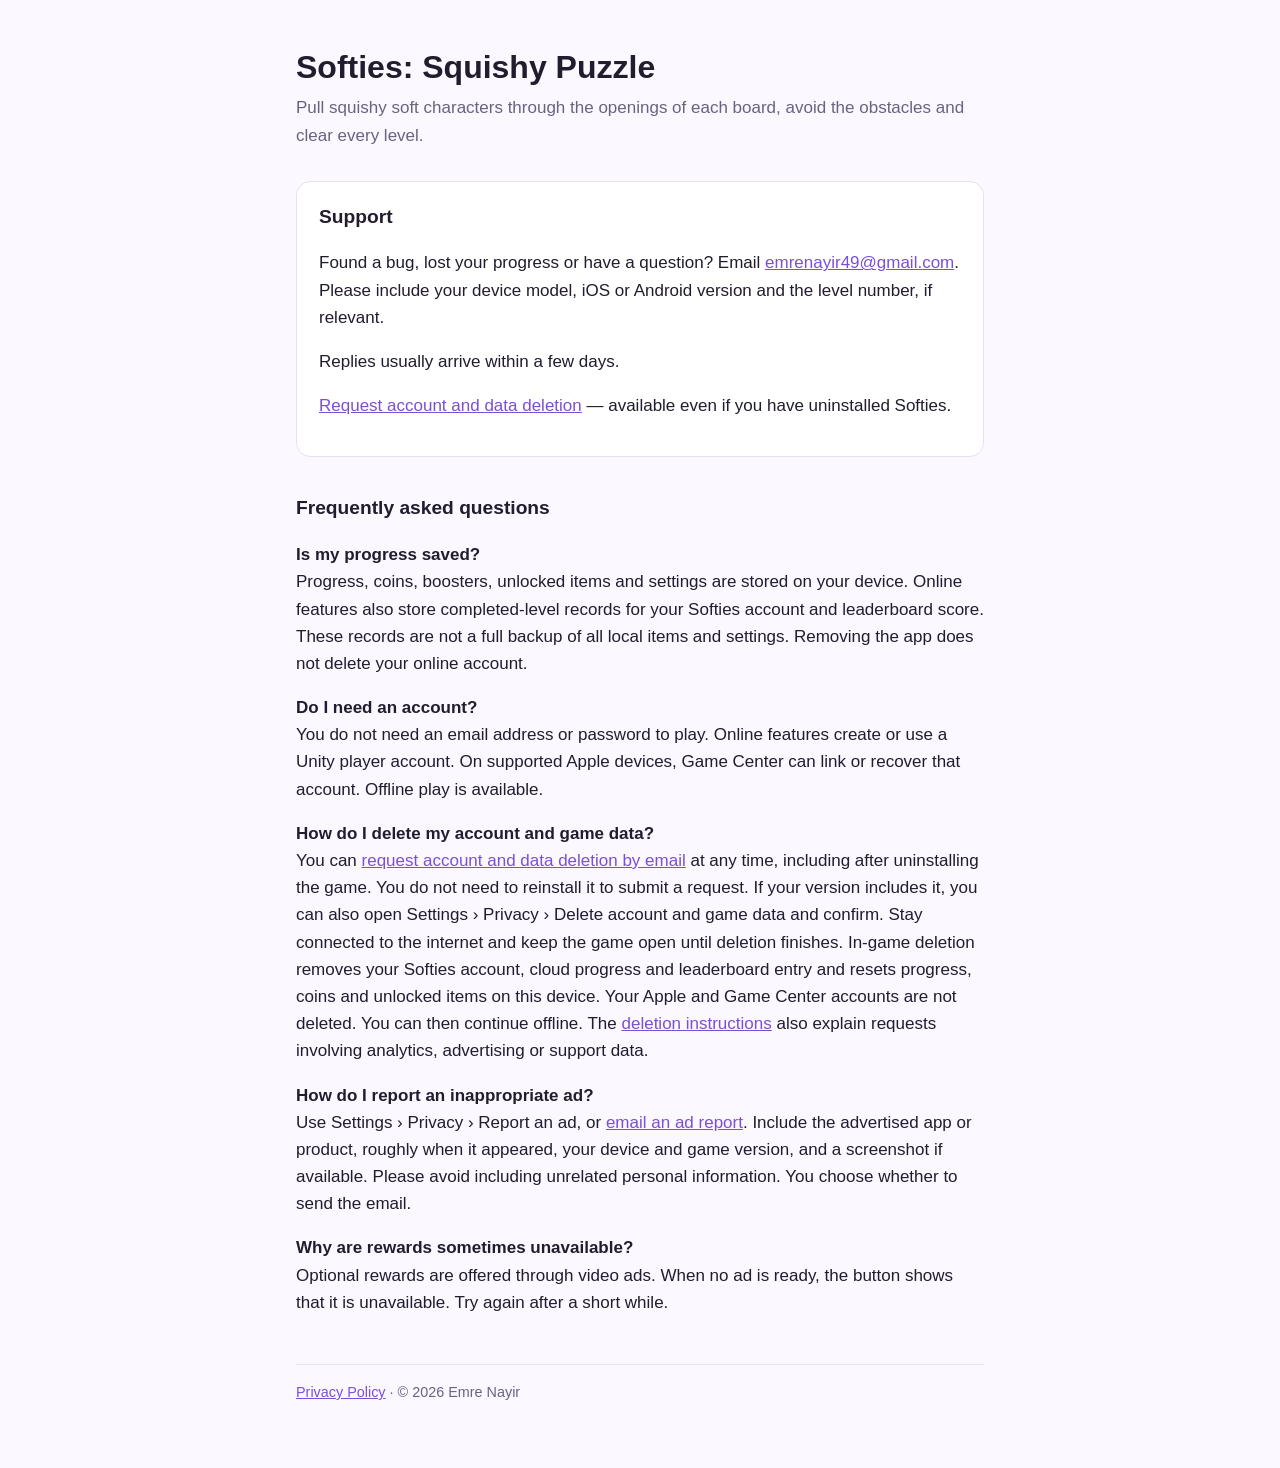
<file: softies/index.html>
<!doctype html>
<html lang="en">
<head>
  <meta charset="utf-8">
  <meta name="viewport" content="width=device-width, initial-scale=1">
  <title>Softies Support</title>
  <link rel="stylesheet" href="style.css">
</head>
<body>
  <main>
    <h1>Softies: Squishy Puzzle</h1>
    <p class="lead">Pull squishy soft characters through the openings of each board, avoid the obstacles and clear every level.</p>

    <div class="card">
      <h2 style="margin-top:0">Support</h2>
      <p>Found a bug, lost your progress or have a question? Email <a href="mailto:emrenayir49@gmail.com">emrenayir49@gmail.com</a>. Please include your device model, iOS or Android version and the level number, if relevant.</p>
      <p>Replies usually arrive within a few days.</p>
      <p><a href="privacy.html#delete-account">Request account and data deletion</a> — available even if you have uninstalled Softies.</p>
    </div>

    <h2>Frequently asked questions</h2>
    <p><strong>Is my progress saved?</strong><br>
    Progress, coins, boosters, unlocked items and settings are stored on your device. Online features also store completed-level records for your Softies account and leaderboard score. These records are not a full backup of all local items and settings. Removing the app does not delete your online account.</p>
    <p><strong>Do I need an account?</strong><br>
    You do not need an email address or password to play. Online features create or use a Unity player account. On supported Apple devices, Game Center can link or recover that account. Offline play is available.</p>
    <p><strong>How do I delete my account and game data?</strong><br>
    You can <a href="privacy.html#delete-account">request account and data deletion by email</a> at any time, including after uninstalling the game. You do not need to reinstall it to submit a request. If your version includes it, you can also open Settings › Privacy › Delete account and game data and confirm. Stay connected to the internet and keep the game open until deletion finishes. In-game deletion removes your Softies account, cloud progress and leaderboard entry and resets progress, coins and unlocked items on this device. Your Apple and Game Center accounts are not deleted. You can then continue offline. The <a href="privacy.html#delete-account">deletion instructions</a> also explain requests involving analytics, advertising or support data.</p>
    <p><strong>How do I report an inappropriate ad?</strong><br>
    Use Settings › Privacy › Report an ad, or <a href="mailto:emrenayir49@gmail.com?subject=Softies%20ad%20report">email an ad report</a>. Include the advertised app or product, roughly when it appeared, your device and game version, and a screenshot if available. Please avoid including unrelated personal information. You choose whether to send the email.</p>
    <p><strong>Why are rewards sometimes unavailable?</strong><br>
    Optional rewards are offered through video ads. When no ad is ready, the button shows that it is unavailable. Try again after a short while.</p>

    <footer>
      <a href="privacy.html">Privacy Policy</a> · © 2026 Emre Nayir
    </footer>
  </main>
</body>
</html>
</file>
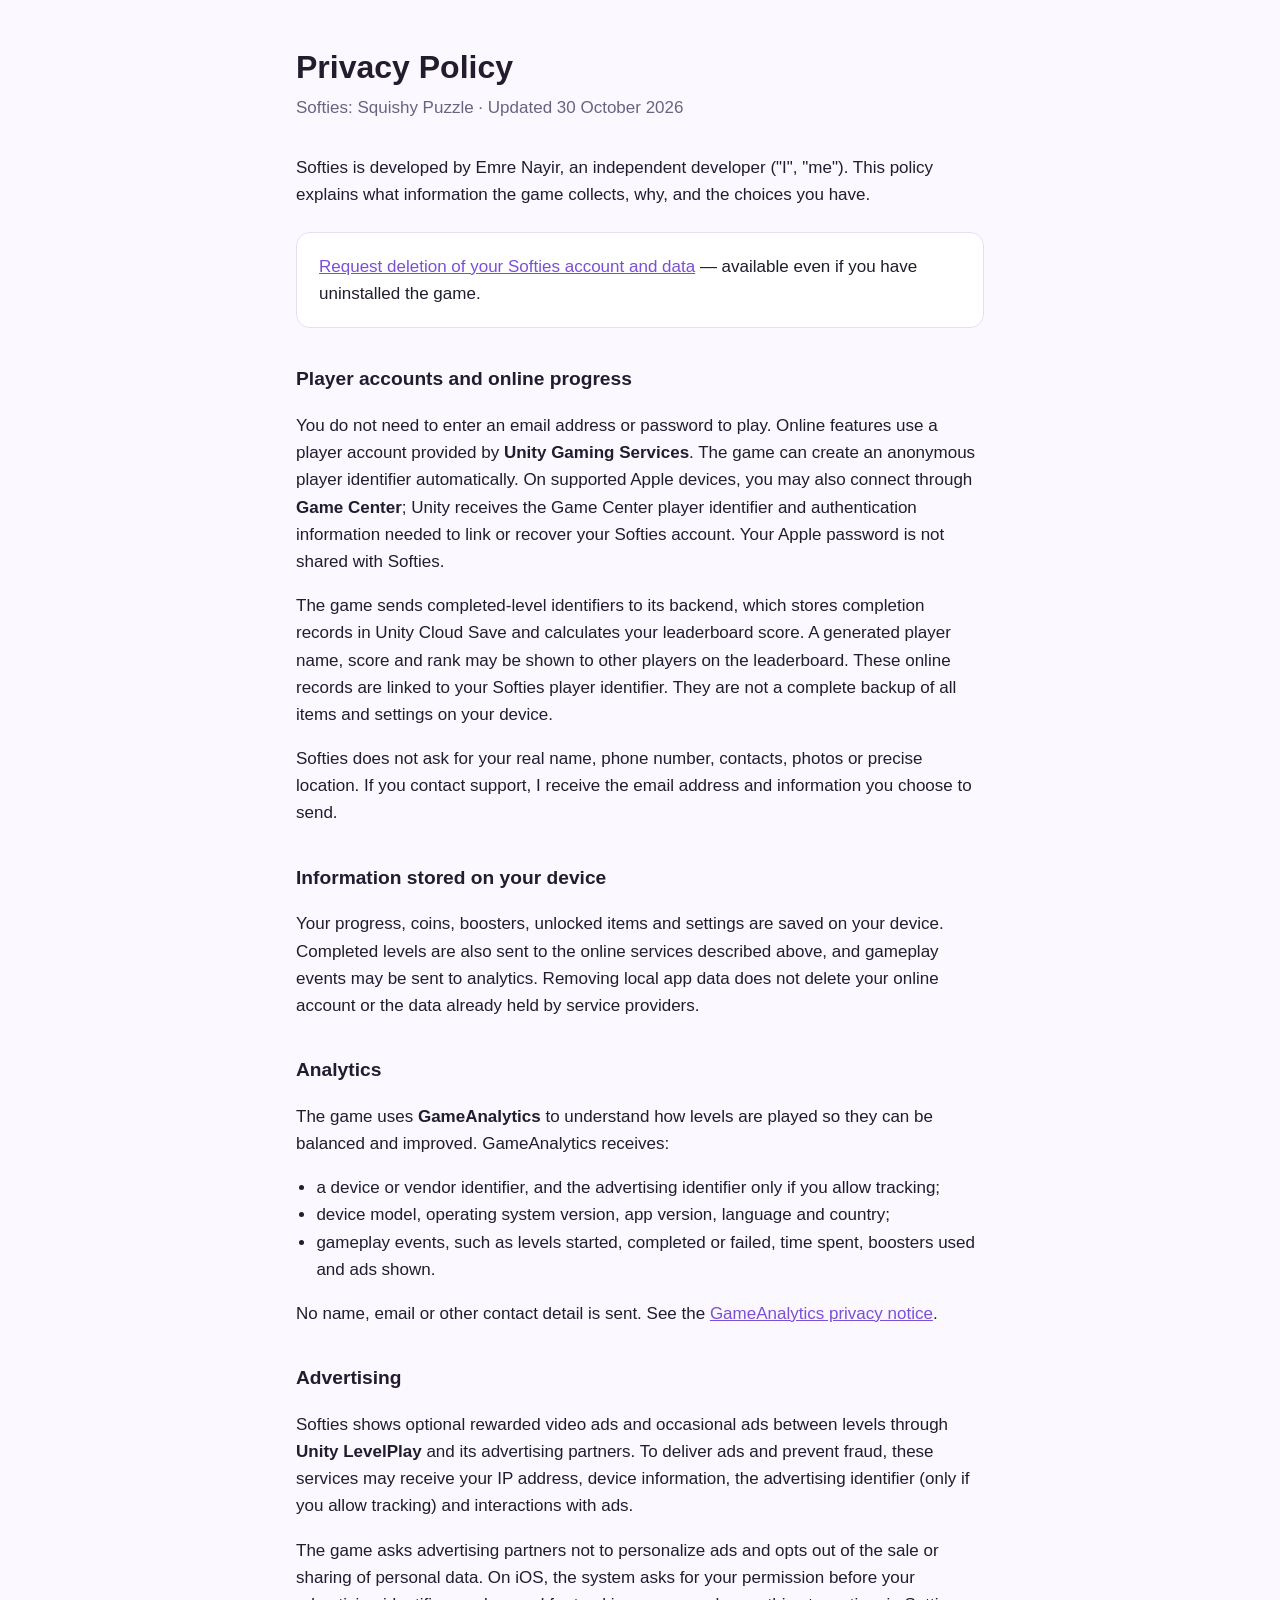
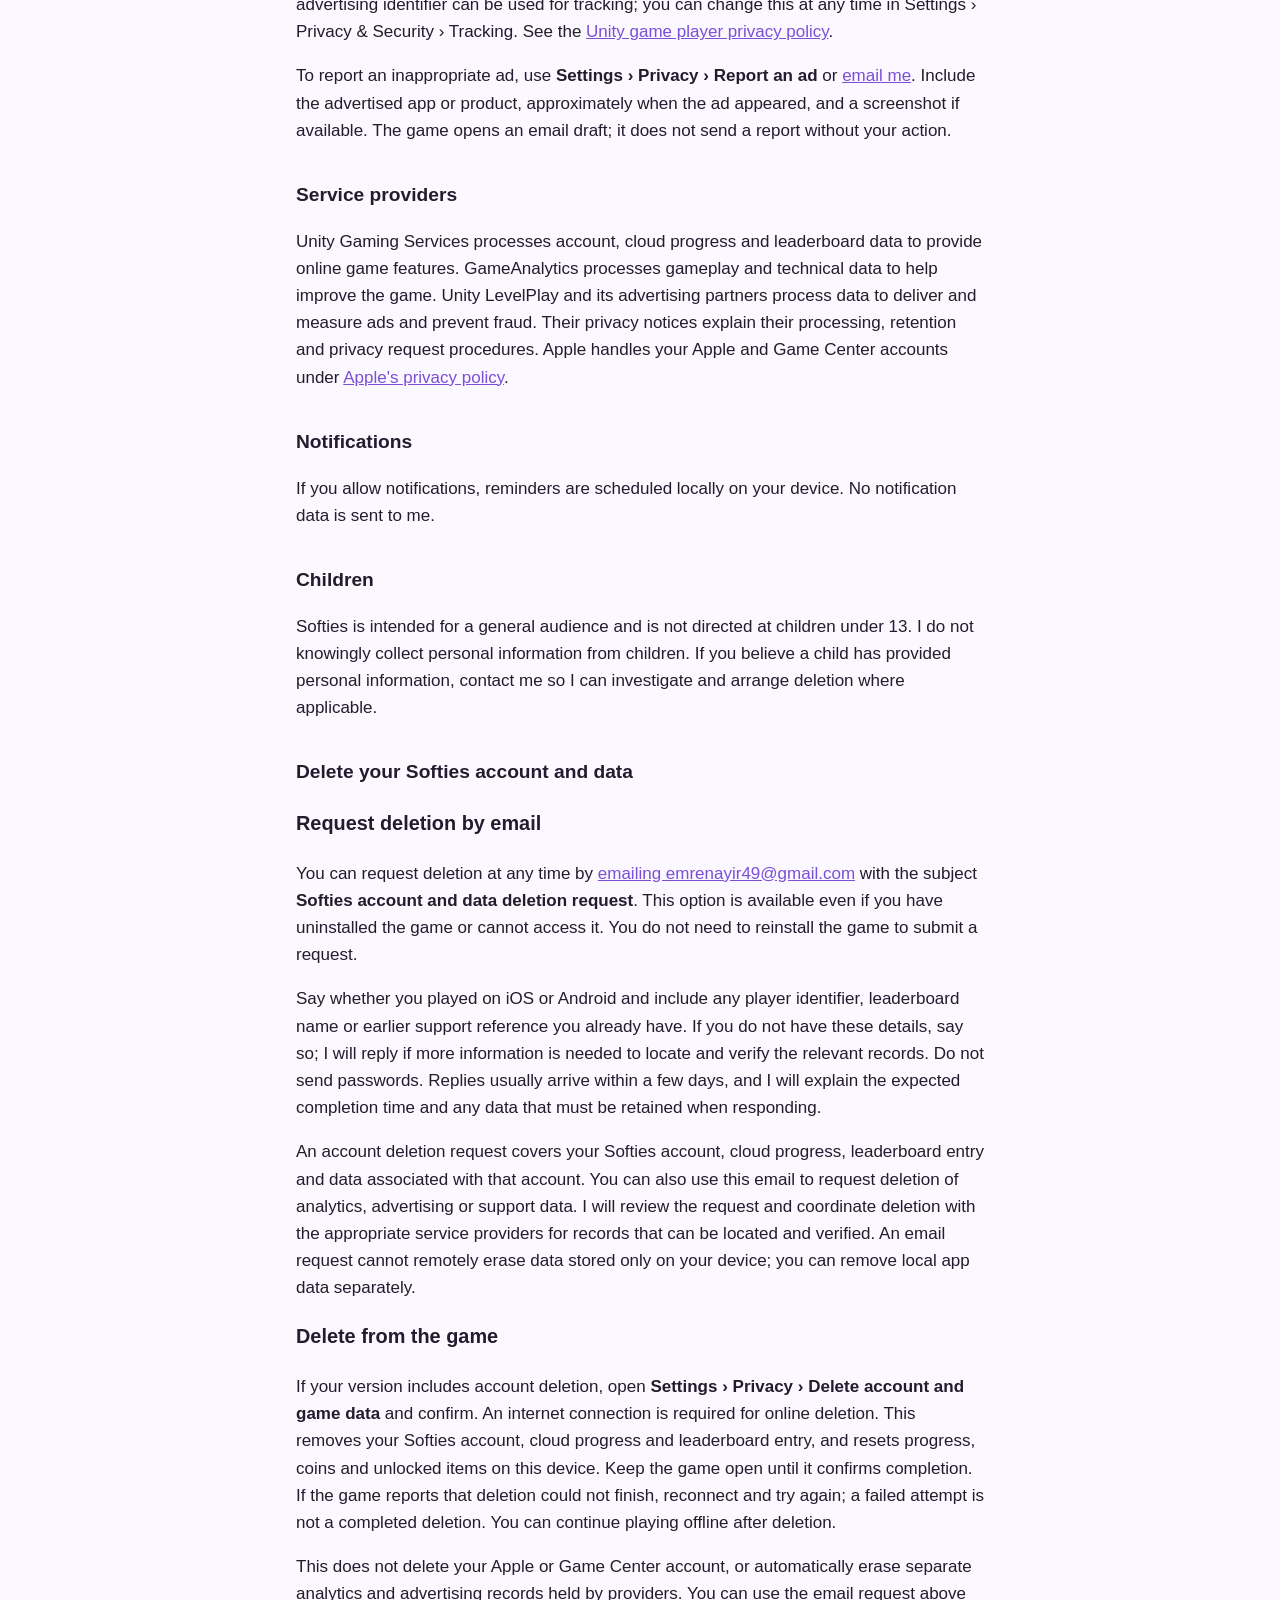
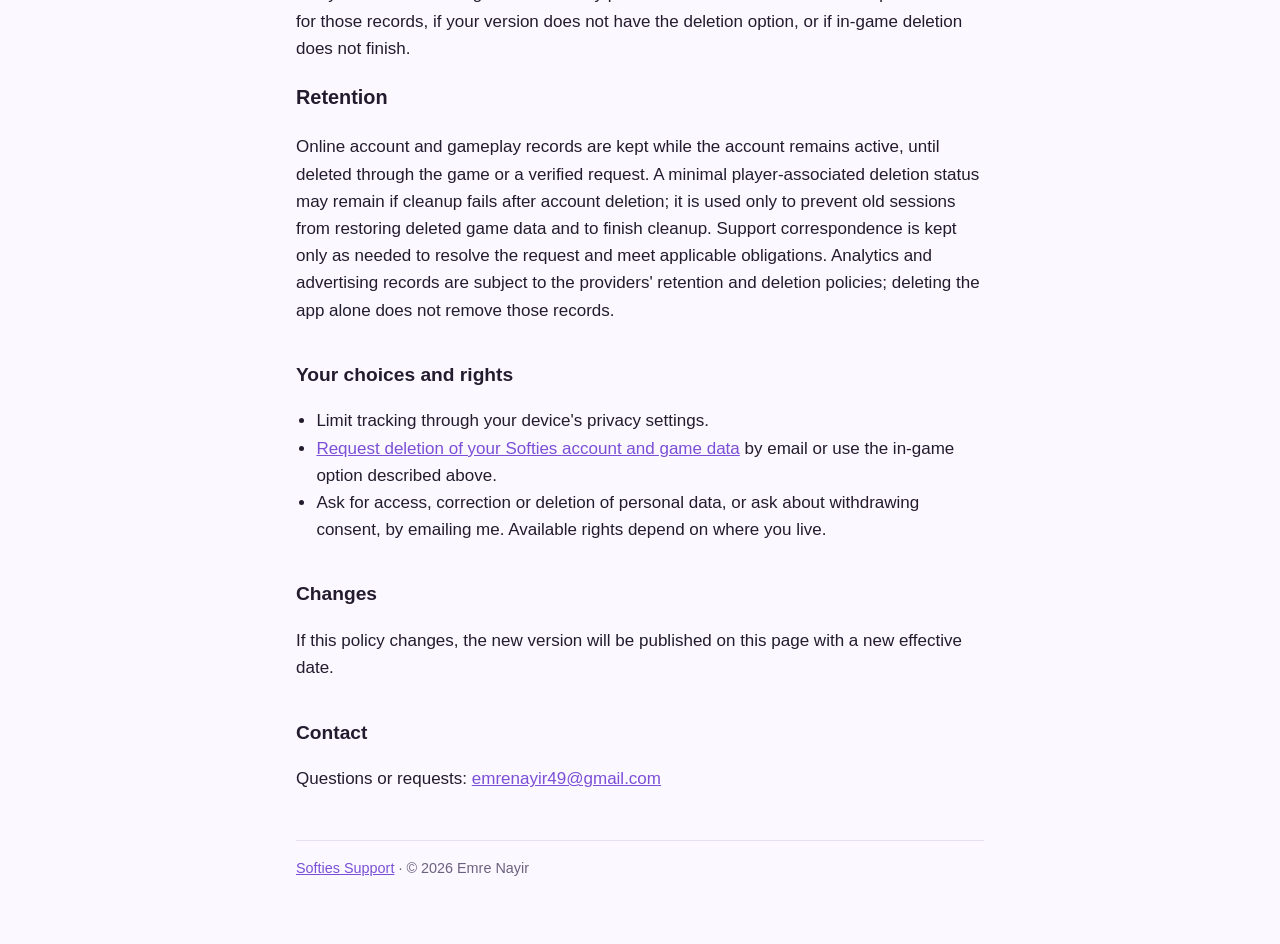
<file: softies/privacy.html>
<!doctype html>
<html lang="en">
<head>
  <meta charset="utf-8">
  <meta name="viewport" content="width=device-width, initial-scale=1">
  <title>Softies Privacy Policy</title>
  <link rel="stylesheet" href="style.css">
</head>
<body>
  <main>
    <h1>Privacy Policy</h1>
    <p class="lead">Softies: Squishy Puzzle · Updated 30 October 2026</p>

    <p>Softies is developed by Emre Nayir, an independent developer ("I", "me"). This policy explains what information the game collects, why, and the choices you have.</p>
    <p class="card"><a href="#delete-account">Request deletion of your Softies account and data</a> — available even if you have uninstalled the game.</p>

    <h2>Player accounts and online progress</h2>
    <p>You do not need to enter an email address or password to play. Online features use a player account provided by <strong>Unity Gaming Services</strong>. The game can create an anonymous player identifier automatically. On supported Apple devices, you may also connect through <strong>Game Center</strong>; Unity receives the Game Center player identifier and authentication information needed to link or recover your Softies account. Your Apple password is not shared with Softies.</p>
    <p>The game sends completed-level identifiers to its backend, which stores completion records in Unity Cloud Save and calculates your leaderboard score. A generated player name, score and rank may be shown to other players on the leaderboard. These online records are linked to your Softies player identifier. They are not a complete backup of all items and settings on your device.</p>
    <p>Softies does not ask for your real name, phone number, contacts, photos or precise location. If you contact support, I receive the email address and information you choose to send.</p>

    <h2>Information stored on your device</h2>
    <p>Your progress, coins, boosters, unlocked items and settings are saved on your device. Completed levels are also sent to the online services described above, and gameplay events may be sent to analytics. Removing local app data does not delete your online account or the data already held by service providers.</p>

    <h2>Analytics</h2>
    <p>The game uses <strong>GameAnalytics</strong> to understand how levels are played so they can be balanced and improved. GameAnalytics receives:</p>
    <ul>
      <li>a device or vendor identifier, and the advertising identifier only if you allow tracking;</li>
      <li>device model, operating system version, app version, language and country;</li>
      <li>gameplay events, such as levels started, completed or failed, time spent, boosters used and ads shown.</li>
    </ul>
    <p>No name, email or other contact detail is sent. See the <a href="https://www.gameanalytics.com/trust/privacy-notice">GameAnalytics privacy notice</a>.</p>

    <h2>Advertising</h2>
    <p>Softies shows optional rewarded video ads and occasional ads between levels through <strong>Unity LevelPlay</strong> and its advertising partners. To deliver ads and prevent fraud, these services may receive your IP address, device information, the advertising identifier (only if you allow tracking) and interactions with ads.</p>
    <p>The game asks advertising partners not to personalize ads and opts out of the sale or sharing of personal data. On iOS, the system asks for your permission before your advertising identifier can be used for tracking; you can change this at any time in Settings › Privacy &amp; Security › Tracking. See the <a href="https://unity.com/legal/game-player-and-app-user-privacy-policy">Unity game player privacy policy</a>.</p>
    <p>To report an inappropriate ad, use <strong>Settings › Privacy › Report an ad</strong> or <a href="mailto:emrenayir49@gmail.com?subject=Softies%20ad%20report">email me</a>. Include the advertised app or product, approximately when the ad appeared, and a screenshot if available. The game opens an email draft; it does not send a report without your action.</p>

    <h2>Service providers</h2>
    <p>Unity Gaming Services processes account, cloud progress and leaderboard data to provide online game features. GameAnalytics processes gameplay and technical data to help improve the game. Unity LevelPlay and its advertising partners process data to deliver and measure ads and prevent fraud. Their privacy notices explain their processing, retention and privacy request procedures. Apple handles your Apple and Game Center accounts under <a href="https://www.apple.com/legal/privacy/en-ww/">Apple's privacy policy</a>.</p>

    <h2>Notifications</h2>
    <p>If you allow notifications, reminders are scheduled locally on your device. No notification data is sent to me.</p>

    <h2>Children</h2>
    <p>Softies is intended for a general audience and is not directed at children under 13. I do not knowingly collect personal information from children. If you believe a child has provided personal information, contact me so I can investigate and arrange deletion where applicable.</p>

    <h2 id="delete-account">Delete your Softies account and data</h2>
    <h3>Request deletion by email</h3>
    <p>You can request deletion at any time by <a href="mailto:emrenayir49@gmail.com?subject=Softies%20account%20and%20data%20deletion%20request">emailing emrenayir49@gmail.com</a> with the subject <strong>Softies account and data deletion request</strong>. This option is available even if you have uninstalled the game or cannot access it. You do not need to reinstall the game to submit a request.</p>
    <p>Say whether you played on iOS or Android and include any player identifier, leaderboard name or earlier support reference you already have. If you do not have these details, say so; I will reply if more information is needed to locate and verify the relevant records. Do not send passwords. Replies usually arrive within a few days, and I will explain the expected completion time and any data that must be retained when responding.</p>
    <p>An account deletion request covers your Softies account, cloud progress, leaderboard entry and data associated with that account. You can also use this email to request deletion of analytics, advertising or support data. I will review the request and coordinate deletion with the appropriate service providers for records that can be located and verified. An email request cannot remotely erase data stored only on your device; you can remove local app data separately.</p>
    <h3>Delete from the game</h3>
    <p>If your version includes account deletion, open <strong>Settings › Privacy › Delete account and game data</strong> and confirm. An internet connection is required for online deletion. This removes your Softies account, cloud progress and leaderboard entry, and resets progress, coins and unlocked items on this device. Keep the game open until it confirms completion. If the game reports that deletion could not finish, reconnect and try again; a failed attempt is not a completed deletion. You can continue playing offline after deletion.</p>
    <p>This does not delete your Apple or Game Center account, or automatically erase separate analytics and advertising records held by providers. You can use the email request above for those records, if your version does not have the deletion option, or if in-game deletion does not finish.</p>
    <h3>Retention</h3>
    <p>Online account and gameplay records are kept while the account remains active, until deleted through the game or a verified request. A minimal player-associated deletion status may remain if cleanup fails after account deletion; it is used only to prevent old sessions from restoring deleted game data and to finish cleanup. Support correspondence is kept only as needed to resolve the request and meet applicable obligations. Analytics and advertising records are subject to the providers' retention and deletion policies; deleting the app alone does not remove those records.</p>

    <h2>Your choices and rights</h2>
    <ul>
      <li>Limit tracking through your device's privacy settings.</li>
      <li><a href="#delete-account">Request deletion of your Softies account and game data</a> by email or use the in-game option described above.</li>
      <li>Ask for access, correction or deletion of personal data, or ask about withdrawing consent, by emailing me. Available rights depend on where you live.</li>
    </ul>

    <h2>Changes</h2>
    <p>If this policy changes, the new version will be published on this page with a new effective date.</p>

    <h2>Contact</h2>
    <p>Questions or requests: <a href="mailto:emrenayir49@gmail.com">emrenayir49@gmail.com</a></p>

    <footer>
      <a href="index.html">Softies Support</a> · © 2026 Emre Nayir
    </footer>
  </main>
</body>
</html>
</file>
<file: softies/style.css>
:root {
  --bg: #fbf8ff;
  --text: #221c2e;
  --muted: #6b6280;
  --accent: #7b4fd6;
  --card: #ffffff;
  --line: #e7e0f3;
}

@media (prefers-color-scheme: dark) {
  :root {
    --bg: #17131f;
    --text: #eee9f7;
    --muted: #a79fb8;
    --accent: #b99bff;
    --card: #211b2c;
    --line: #342b44;
  }
}

* { box-sizing: border-box; }

body {
  margin: 0;
  background: var(--bg);
  color: var(--text);
  font: 17px/1.6 -apple-system, BlinkMacSystemFont, "Segoe UI", Roboto, sans-serif;
}

main {
  max-width: 720px;
  margin: 0 auto;
  padding: 48px 16px 64px;
}

h1 { font-size: 2rem; line-height: 1.2; margin: 0 0 8px; }
h2 { font-size: 1.2rem; margin: 36px 0 8px; }
p, li { color: var(--text); }
ul { padding-left: 1.2em; }
a { color: var(--accent); }

.lead { color: var(--muted); margin: 0 0 32px; }

.card {
  background: var(--card);
  border: 1px solid var(--line);
  border-radius: 14px;
  padding: 20px 22px;
  margin: 24px 0;
}

footer {
  margin-top: 48px;
  padding-top: 16px;
  border-top: 1px solid var(--line);
  color: var(--muted);
  font-size: 0.9rem;
}
</file>
